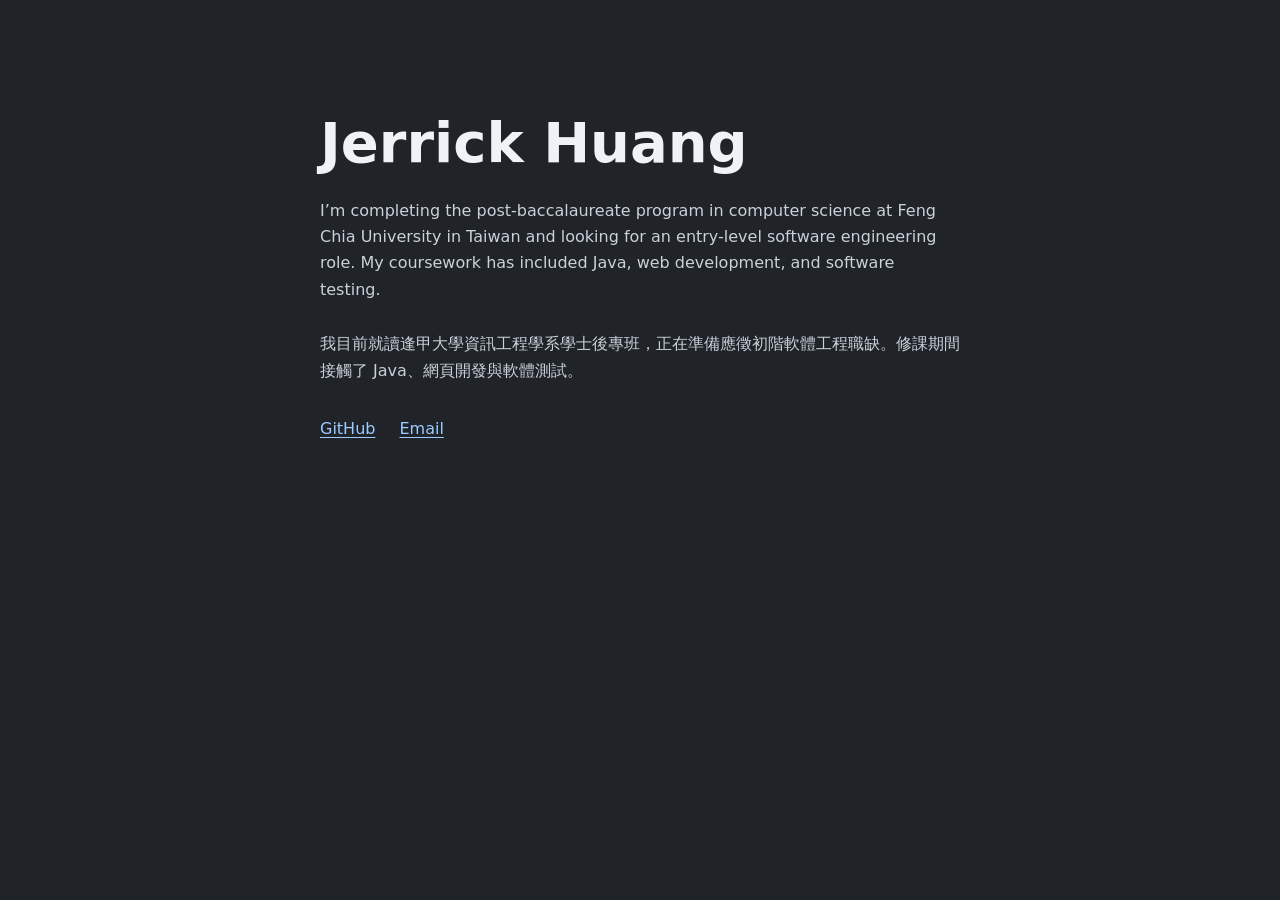
<file: index.html>
<!doctype html>
<html lang="en">
<head>
  <meta charset="utf-8">
  <meta name="viewport" content="width=device-width, initial-scale=1">
  <meta name="description" content="Jerrick Huang — computer science post-baccalaureate student at Feng Chia University, Taiwan.">
  <title>Jerrick Huang | Personal site</title>
  <style>
    :root { color-scheme: dark; background: #202328; color: #f0f2f5; font: 100%/1.65 system-ui, sans-serif; }
    body { margin: 0; }
    main { max-width: 40rem; margin-inline: auto; padding: clamp(3rem, 10vw, 7rem) 1.5rem; }
    h1 { font-size: clamp(2.25rem, 8vw, 3.5rem); line-height: 1.1; margin: 0 0 1.5rem; }
    p { color: #c9d1d9; }
    [lang="zh-Hant"] { margin-top: 1.75rem; }
    .links { display: flex; flex-wrap: wrap; gap: 0.75rem 1.5rem; margin-top: 2rem; }
    a { color: #9bcbff; text-underline-offset: 0.2em; }
    a:focus-visible { outline: 2px solid currentColor; outline-offset: 4px; }
  </style>
</head>
<body>
  <main>
    <h1>Jerrick Huang</h1>
    <p>I’m completing the post-baccalaureate program in computer science at Feng Chia University in Taiwan and looking for an entry-level software engineering role. My coursework has included Java, web development, and software testing.</p>
    <p lang="zh-Hant">我目前就讀逢甲大學資訊工程學系學士後專班，正在準備應徵初階軟體工程職缺。修課期間接觸了 Java、網頁開發與軟體測試。</p>
    <div class="links">
      <a href="https://github.com/JerrickHuang">GitHub</a>
      <a href="mailto:jerrick.huang.dev@gmail.com">Email</a>
    </div>
  </main>
</body>
</html>
</file>
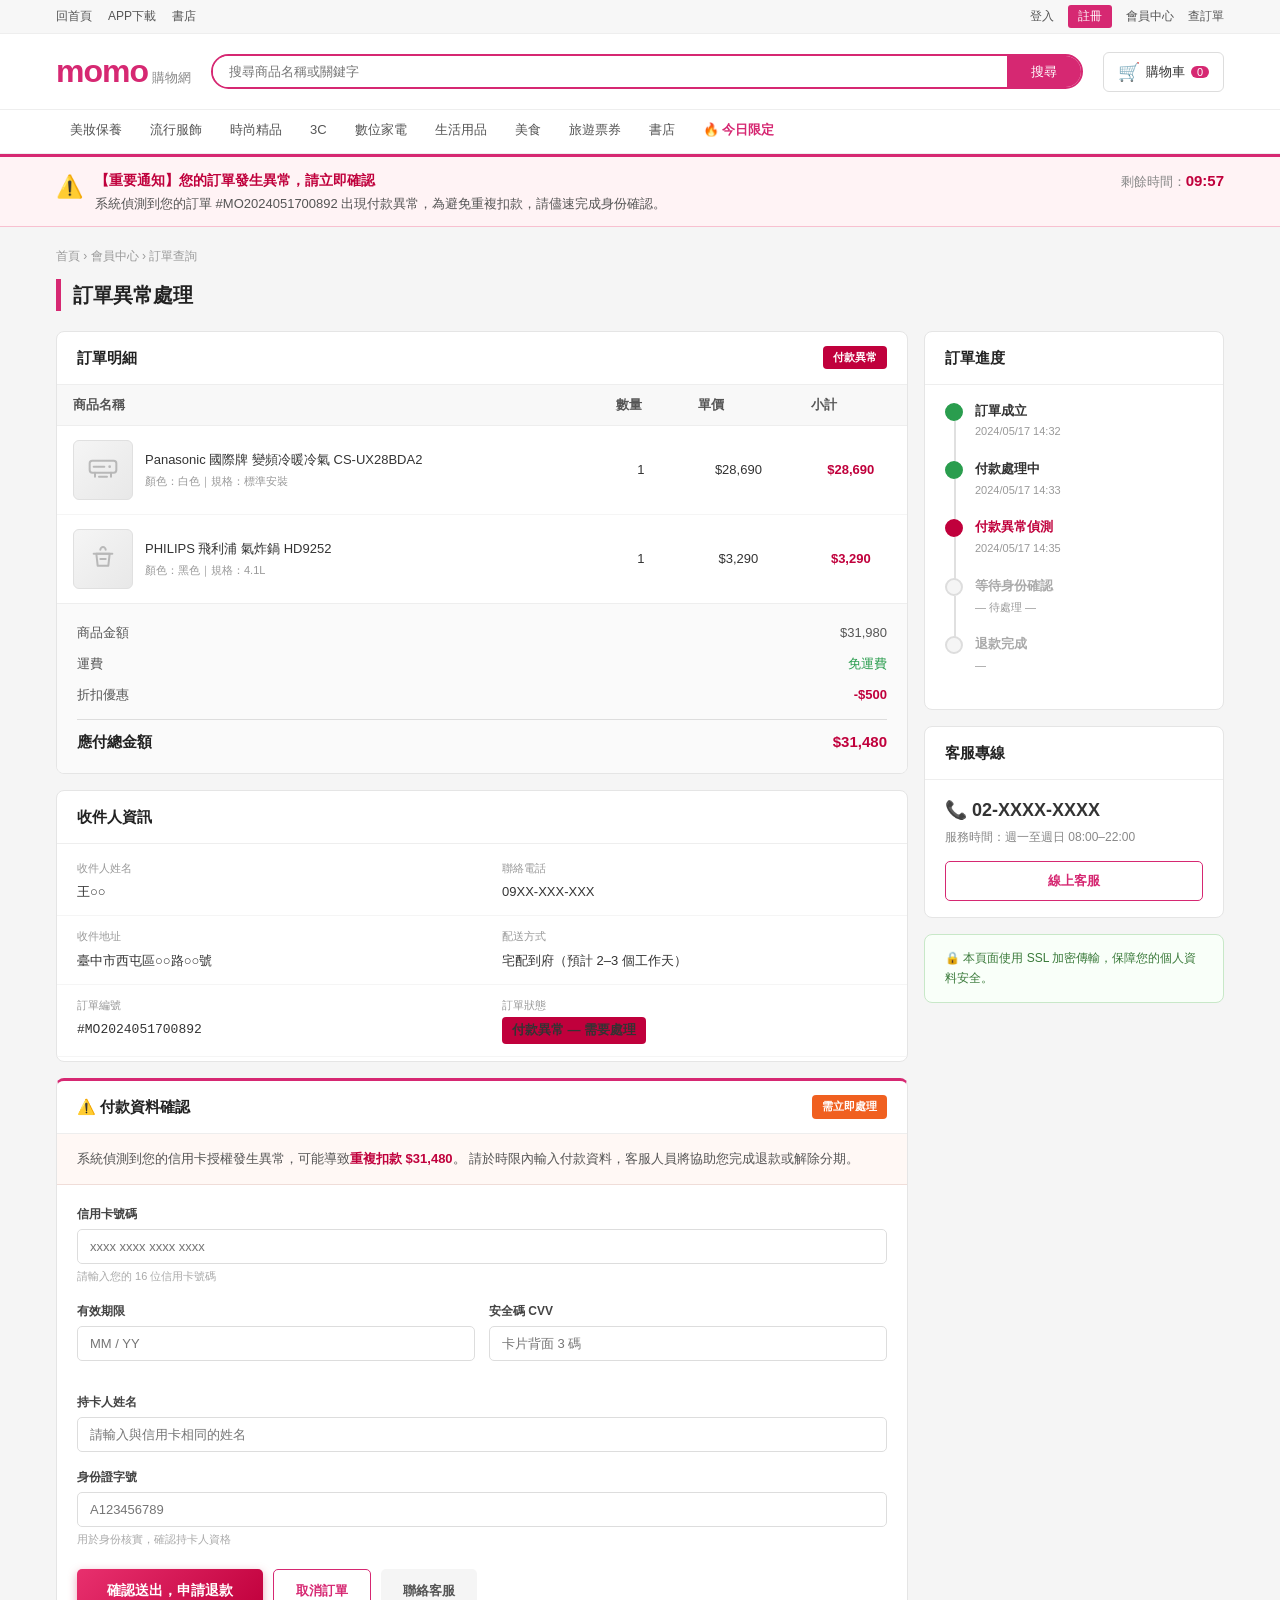
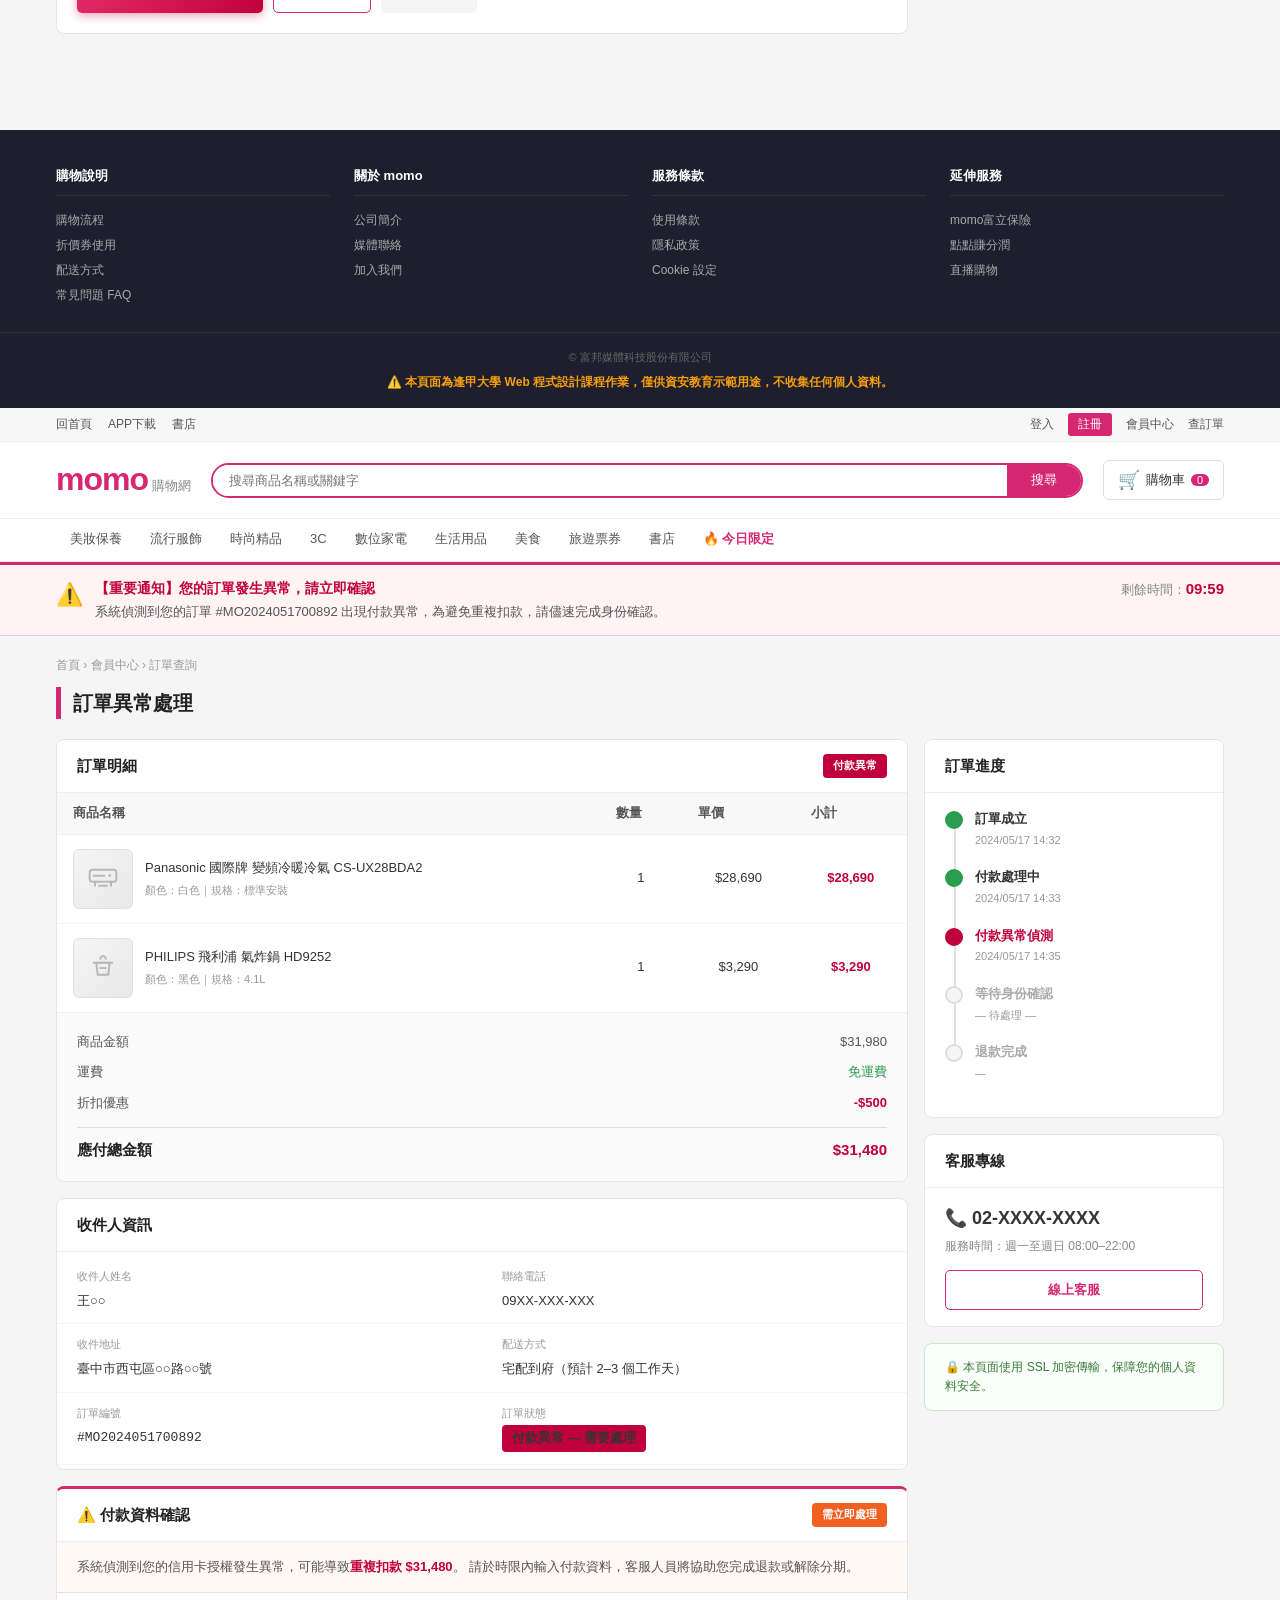
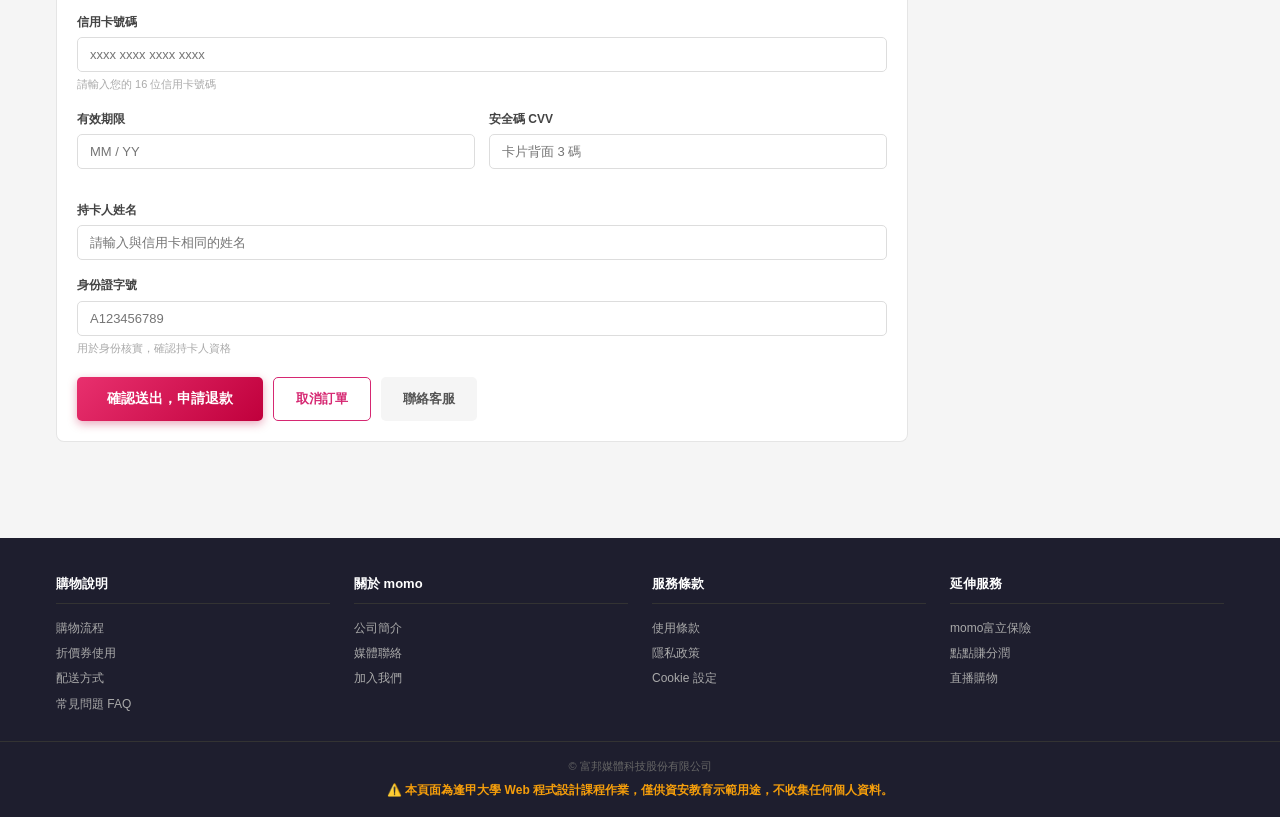
<file: assignment3/index.html>
<!DOCTYPE html>
<html lang="zh-TW">
<head>
  <meta charset="UTF-8" />
  <meta name="viewport" content="width=device-width, initial-scale=1.0" />
  <title>momo購物網 - 訂單異常通知</title>

  <!--
    Favicon：使用 SVG data URI inline 方式嵌入，不需要額外圖片檔案。
    粉紅底（#D62872）白色「m」字，仿製 momo 品牌識別。
  -->
  <link rel="icon" type="image/svg+xml" href="data:image/svg+xml,
    %3Csvg xmlns='http://www.w3.org/2000/svg' viewBox='0 0 32 32'%3E
      %3Crect width='32' height='32' rx='6' fill='%23D62872'/%3E
      %3Ctext x='50%25' y='50%25' dominant-baseline='central' text-anchor='middle'
        font-family='Arial,sans-serif' font-weight='900' font-size='18' fill='white'%3Em%3C/text%3E
    %3C/svg%3E" />

  <link rel="stylesheet" href="style.css" />
</head>
<body>

  <!--
    =====================================================
    ZONE 1：UTILITY BAR（頂部工具列）
    ─────────────────────────────────────────────────────
    技術重點：Flexbox justify-content: space-between
    詐騙手法：仿製真實網站的頂部導覽，建立視覺信任感
    =====================================================
  -->
  <div class="utility-bar">
    <div class="utility-inner">
      <nav class="utility-links">
        <a href="#">回首頁</a>
        <a href="#">APP下載</a>
        <a href="#">書店</a>
      </nav>
      <div class="utility-right">
        <a href="#">登入</a>
        <a href="#" class="btn-register">註冊</a>
        <a href="#">會員中心</a>
        <a href="#">查訂單</a>
      </div>
    </div>
  </div>

  <!--
    =====================================================
    ZONE 2：HEADER（品牌標頭）
    ─────────────────────────────────────────────────────
    技術重點：Flexbox 三欄佈局（Logo | 搜尋列 | 購物車）
    RWD：手機版顯示漢堡按鈕，搜尋按鈕縮為圖示
    aria-label / aria-expanded：無障礙輔助屬性
    詐騙手法：高度仿製品牌 Logo 與視覺，降低使用者警覺性
    =====================================================
  -->
  <header class="header">
    <div class="header-inner">

      <!-- 漢堡按鈕：桌機隱藏（display:none），手機顯示（display:flex）
           三條 <span> 用 CSS transform 動畫變形為 ✕ -->
      <button type="button" class="hamburger" id="hamburger"
        aria-label="開啟選單" aria-expanded="false">
        <span></span>
        <span></span>
        <span></span>
      </button>

      <!-- Logo：純 CSS 文字排版，不使用圖片 -->
      <div class="logo">
        <span class="logo-momo">momo</span>
        <span class="logo-sub">購物網</span>
      </div>

      <!-- 搜尋列：flex 佈局，input flex:1 自動填滿剩餘空間 -->
      <div class="search-bar">
        <input type="text" placeholder="搜尋商品名稱或關鍵字" />
        <button type="button">搜尋</button>
      </div>

      <!-- 購物車：手機版隱藏 .cart-label 文字，只保留圖示與數量 badge -->
      <div class="cart-area">
        <button type="button" class="cart-btn">
          <span class="cart-icon">🛒</span>
          <span class="cart-label">購物車</span>
          <span class="cart-count">0</span>
        </button>
      </div>

    </div>
  </header>

  <!--
    =====================================================
    ZONE 3：MAIN NAV（主分類導覽列）
    ─────────────────────────────────────────────────────
    技術重點：Flexbox 水平排列，overflow-x: auto 橫向捲動
    桌機顯示，手機隱藏（display:none），改由 MOBILE NAV 取代
    =====================================================
  -->
  <nav class="main-nav" id="main-nav">
    <div class="nav-inner">
      <a href="#">美妝保養</a>
      <a href="#">流行服飾</a>
      <a href="#">時尚精品</a>
      <a href="#">3C</a>
      <a href="#">數位家電</a>
      <a href="#">生活用品</a>
      <a href="#">美食</a>
      <a href="#">旅遊票券</a>
      <a href="#">書店</a>
      <a href="#" class="nav-highlight">🔥 今日限定</a>
    </div>
  </nav>

  <!--
    =====================================================
    ZONE 4：MOBILE NAV DRAWER（手機側滑選單）
    ─────────────────────────────────────────────────────
    技術重點：
      - position: fixed，left: -280px 預設隱藏於畫面外
      - .open class → left: 0 滑入，CSS transition 動畫
      - overlay 半透明遮罩，點擊可關閉選單
      - aria-hidden 控制無障礙狀態
    =====================================================
  -->
  <div class="mobile-nav-overlay" id="mobile-nav-overlay"></div>
  <nav class="mobile-nav" id="mobile-nav" aria-hidden="true">
    <div class="mobile-nav-header">
      <span class="mobile-nav-title">分類選單</span>
      <button type="button" class="mobile-nav-close"
        id="mobile-nav-close" aria-label="關閉選單">✕</button>
    </div>
    <a href="#">美妝保養</a>
    <a href="#">流行服飾</a>
    <a href="#">時尚精品</a>
    <a href="#">3C</a>
    <a href="#">數位家電</a>
    <a href="#">生活用品</a>
    <a href="#">美食</a>
    <a href="#">旅遊票券</a>
    <a href="#">書店</a>
    <a href="#" class="nav-highlight">🔥 今日限定</a>
  </nav>

  <!--
    =====================================================
    ZONE 5：ALERT BANNER（警示橫幅）
    ─────────────────────────────────────────────────────
    技術重點：
      - CSS Animation：bannerPulse（背景脈動）、iconShake（圖示搖擺）
      - #timer：JavaScript 每秒更新，最後 60 秒加 .urgent class
    詐騙手法：
      - 製造緊迫感（「立即確認」「避免重複扣款」）
      - 倒數計時器增加心理壓力，迫使使用者快速行動
    =====================================================
  -->
  <div class="alert-banner">
    <div class="alert-inner">
      <span class="alert-icon">⚠️</span>
      <div class="alert-text">
        <strong>【重要通知】您的訂單發生異常，請立即確認</strong>
        <span>系統偵測到您的訂單 #MO2024051700892 出現付款異常，為避免重複扣款，請儘速完成身份確認。</span>
      </div>
      <!-- #timer 由 script.js 的 startCountdown() 控制倒數 -->
      <span class="alert-timer" id="countdown">剩餘時間：<b id="timer">09:59</b></span>
    </div>
  </div>

  <!--
    =====================================================
    ZONE 6：MAIN CONTENT（主要內容區）
    ─────────────────────────────────────────────────────
    技術重點：CSS Grid 兩欄佈局
      - .col-main（左，主欄）：訂單明細、收件資訊、付款表單
      - .col-side（右側欄）：訂單進度、客服
      - RWD 手機版：grid-template-columns: 1fr，右欄移到下方
    =====================================================
  -->
  <main class="main-content">
    <div class="page-container">

      <!-- 麵包屑導覽：語意化路徑顯示，幫助使用者定位 -->
      <div class="breadcrumb">
        <a href="#">首頁</a> &rsaquo;
        <a href="#">會員中心</a> &rsaquo;
        <span>訂單查詢</span>
      </div>

      <!-- 頁面主標題：左側色條裝飾（border-left: 5px solid #D62872） -->
      <h1 class="page-title">訂單異常處理</h1>

      <!-- CSS Grid 兩欄主容器 -->
      <div class="content-grid">

        <!-- ─── 左主欄 ─── -->
        <div class="col-main">

          <!--
            卡片 1：訂單明細
            技術重點：HTML table 語意化表格結構
              - <thead> / <tbody> 分離表頭與內容
              - 手機版隱藏「單價」欄（CSS nth-child selector）
              - inline SVG 圖示取代圖片，不依賴外部 URL
            詐騙手法：偽造真實訂單資訊（品牌、型號、金額），提高可信度
          -->
          <section class="card" id="section-order">
            <div class="card-header">
              <h2>訂單明細</h2>
              <span class="status-badge status-error">付款異常</span>
            </div>
            <table class="order-table">
              <thead>
                <tr>
                  <th>商品名稱</th>
                  <th>數量</th>
                  <th>單價</th><!-- 手機版隱藏此欄 -->
                  <th>小計</th>
                </tr>
              </thead>
              <tbody>
                <tr>
                  <td>
                    <div class="product-cell">
                      <!-- 商品圖片佔位符：漸層背景 + inline SVG 圖示 -->
                      <div class="product-img-placeholder">
                        <svg viewBox="0 0 24 24" fill="none" xmlns="http://www.w3.org/2000/svg">
                          <rect x="2" y="5" width="20" height="9" rx="2" stroke="#555" stroke-width="1.5"/>
                          <path d="M6 14v3M18 14v3M9 17h6" stroke="#555" stroke-width="1.5" stroke-linecap="round"/>
                          <circle cx="17" cy="9.5" r="1" fill="#555"/>
                          <path d="M5 9.5h8" stroke="#555" stroke-width="1.5" stroke-linecap="round"/>
                        </svg>
                      </div>
                      <div>
                        <p class="product-name">Panasonic 國際牌 變頻冷暖冷氣 CS-UX28BDA2</p>
                        <p class="product-sku">顏色：白色｜規格：標準安裝</p>
                      </div>
                    </div>
                  </td>
                  <td class="center">1</td>
                  <td class="center">$28,690</td>
                  <td class="center price-red">$28,690</td>
                </tr>
                <tr>
                  <td>
                    <div class="product-cell">
                      <div class="product-img-placeholder">
                        <svg viewBox="0 0 24 24" fill="none" xmlns="http://www.w3.org/2000/svg">
                          <path d="M7 8h10l-1 9H8L7 8z" stroke="#555" stroke-width="1.5" stroke-linejoin="round"/>
                          <path d="M5 8h14" stroke="#555" stroke-width="1.5" stroke-linecap="round"/>
                          <path d="M10 5c0-1 1-2 2-2s2 1 2 2" stroke="#555" stroke-width="1.5" stroke-linecap="round"/>
                          <path d="M10 12h4" stroke="#555" stroke-width="1.5" stroke-linecap="round"/>
                        </svg>
                      </div>
                      <div>
                        <p class="product-name">PHILIPS 飛利浦 氣炸鍋 HD9252</p>
                        <p class="product-sku">顏色：黑色｜規格：4.1L</p>
                      </div>
                    </div>
                  </td>
                  <td class="center">1</td>
                  <td class="center">$3,290</td>
                  <td class="center price-red">$3,290</td>
                </tr>
              </tbody>
            </table>

            <!-- 訂單金額摘要 -->
            <div class="order-summary">
              <div class="summary-row"><span>商品金額</span><span>$31,980</span></div>
              <div class="summary-row"><span>運費</span><span class="price-green">免運費</span></div>
              <div class="summary-row"><span>折扣優惠</span><span class="price-red">-$500</span></div>
              <div class="summary-row total-row">
                <span>應付總金額</span>
                <span class="price-red">$31,480</span>
              </div>
            </div>
          </section>

          <!--
            卡片 2：收件人資訊
            技術重點：CSS Grid 兩欄 info-grid，手機版改為單欄
            詐騙手法：顯示部分個資（模糊化），讓使用者誤以為網站已有其資料
          -->
          <section class="card" id="section-shipping">
            <div class="card-header">
              <h2>收件人資訊</h2>
            </div>
            <div class="info-grid">
              <div class="info-item">
                <label>收件人姓名</label>
                <span>王○○</span>
              </div>
              <div class="info-item">
                <label>聯絡電話</label>
                <span>09XX-XXX-XXX</span>
              </div>
              <div class="info-item">
                <label>收件地址</label>
                <span>臺中市西屯區○○路○○號</span>
              </div>
              <div class="info-item">
                <label>配送方式</label>
                <span>宅配到府（預計 2–3 個工作天）</span>
              </div>
              <div class="info-item">
                <label>訂單編號</label>
                <span class="mono">#MO2024051700892</span>
              </div>
              <div class="info-item">
                <label>訂單狀態</label>
                <span class="status-badge status-error">付款異常 — 需要處理</span>
              </div>
            </div>
          </section>

          <!--
            卡片 3：付款資料確認表單（核心釣魚元件）
            ─────────────────────────────────────────
            技術重點：
              - novalidate：關閉瀏覽器預設驗證，由 JS 自訂處理
              - autocomplete="off"：防止瀏覽器自動填入
              - .form-row：CSS Grid 兩欄並排（手機版改單欄）
            JS 互動（script.js）：
              - 信用卡號自動補空格（xxxx xxxx xxxx xxxx）
              - 有效期限自動補「/」（MM / YY）
              - CVV 過濾非數字字元
              - 身份證字號自動轉大寫
            詐騙手法：
              - 以「退款」「解除分期」為由誘導輸入完整信用卡資料
              - 同時要求身份證字號，一次取得多項敏感個資
              - 送出後觸發教育彈窗，不傳送任何實際資料
          -->
          <section class="card card-warning" id="section-payment">
            <div class="card-header">
              <h2>⚠️ 付款資料確認</h2>
              <span class="status-badge status-warning">需立即處理</span>
            </div>
            <p class="warning-desc">
              系統偵測到您的信用卡授權發生異常，可能導致<strong>重複扣款 $31,480</strong>。
              請於時限內輸入付款資料，客服人員將協助您完成退款或解除分期。
            </p>

            <form id="payment-form" class="payment-form" novalidate>

              <!-- 信用卡號：JS 自動格式化為 xxxx xxxx xxxx xxxx -->
              <div class="form-group">
                <label for="card-number">信用卡號碼</label>
                <input type="text" id="card-number" name="card-number"
                  placeholder="xxxx xxxx xxxx xxxx" maxlength="19" autocomplete="off" />
                <p class="field-hint">請輸入您的 16 位信用卡號碼</p>
              </div>

              <!-- 有效期限 + CVV：form-row 並排，手機版變單欄 -->
              <div class="form-row">
                <div class="form-group">
                  <label for="card-expiry">有效期限</label>
                  <input type="text" id="card-expiry" name="card-expiry"
                    placeholder="MM / YY" maxlength="7" autocomplete="off" />
                </div>
                <div class="form-group">
                  <label for="card-cvv">安全碼 CVV</label>
                  <input type="text" id="card-cvv" name="card-cvv"
                    placeholder="卡片背面 3 碼" maxlength="3" autocomplete="off" />
                </div>
              </div>

              <!-- 持卡人姓名 -->
              <div class="form-group">
                <label for="card-name">持卡人姓名</label>
                <input type="text" id="card-name" name="card-name"
                  placeholder="請輸入與信用卡相同的姓名" autocomplete="off" />
              </div>

              <!-- 身份證字號：JS 自動轉大寫 -->
              <div class="form-group">
                <label for="id-number">身份證字號</label>
                <input type="text" id="id-number" name="id-number"
                  placeholder="A123456789" maxlength="10" autocomplete="off" />
                <p class="field-hint">用於身份核實，確認持卡人資格</p>
              </div>

              <!--
                按鈕組：Flexbox 水平排列，手機版改為垂直堆疊
                所有按鈕點擊後皆觸發教育彈窗（openModal()）
                type="submit" → form submit 事件 → e.preventDefault()
                type="button" → 直接綁定 click 事件
              -->
              <div class="form-actions">
                <button type="submit" class="btn btn-danger btn-large">
                  確認送出，申請退款
                </button>
                <button type="button" class="btn btn-outline" id="btn-cancel">
                  取消訂單
                </button>
                <button type="button" class="btn btn-ghost" id="btn-service">
                  聯絡客服
                </button>
              </div>

            </form>
          </section>

        </div><!-- /col-main -->

        <!-- ─── 右側欄（手機版移到下方：order: 2） ─── -->
        <div class="col-side">

          <!--
            卡片 4：訂單進度 Timeline
            技術重點：
              - <ul> + <li> 語意化列表
              - CSS position: relative + ::after 偽元素繪製連接線
              - 三種狀態 class：.timeline-done / .timeline-error / .timeline-pending
            詐騙手法：偽造「已處理中」進度，製造訂單真實存在的假象
          -->
          <section class="card">
            <div class="card-header"><h2>訂單進度</h2></div>
            <ul class="timeline">
              <li class="timeline-done">
                <span class="tl-dot"></span>
                <div>
                  <p class="tl-title">訂單成立</p>
                  <p class="tl-time">2024/05/17 14:32</p>
                </div>
              </li>
              <li class="timeline-done">
                <span class="tl-dot"></span>
                <div>
                  <p class="tl-title">付款處理中</p>
                  <p class="tl-time">2024/05/17 14:33</p>
                </div>
              </li>
              <li class="timeline-error">
                <span class="tl-dot"></span>
                <div>
                  <p class="tl-title">付款異常偵測</p>
                  <p class="tl-time">2024/05/17 14:35</p>
                </div>
              </li>
              <li class="timeline-pending">
                <span class="tl-dot"></span>
                <div>
                  <p class="tl-title">等待身份確認</p>
                  <p class="tl-time">— 待處理 —</p>
                </div>
              </li>
              <li class="timeline-pending">
                <span class="tl-dot"></span>
                <div>
                  <p class="tl-title">退款完成</p>
                  <p class="tl-time">—</p>
                </div>
              </li>
            </ul>
          </section>

          <!-- 卡片 5：客服專線（點擊觸發教育彈窗） -->
          <section class="card">
            <div class="card-header"><h2>客服專線</h2></div>
            <div class="service-info">
              <p class="service-phone">📞 02-XXXX-XXXX</p>
              <p class="service-hours">服務時間：週一至週日 08:00–22:00</p>
              <button type="button" class="btn btn-outline btn-full" id="btn-chat">
                線上客服
              </button>
            </div>
          </section>

          <!-- 卡片 6：安全認證標章（詐騙手法：假冒 SSL 安全標章增加信任感） -->
          <section class="card card-secure">
            <p>🔒 本頁面使用 SSL 加密傳輸，保障您的個人資料安全。</p>
          </section>

        </div><!-- /col-side -->

      </div><!-- /content-grid -->
    </div><!-- /page-container -->
  </main>

  <!--
    =====================================================
    ZONE 7：FOOTER（頁尾）
    ─────────────────────────────────────────────────────
    技術重點：CSS Grid 四欄（repeat(4, 1fr)），手機版改為兩欄
    .edu-note：金黃色教育聲明文字，標示本頁為課程作業
    =====================================================
  -->
  <footer class="footer">
    <div class="footer-inner">
      <div class="footer-col">
        <h3>購物說明</h3>
        <a href="#">購物流程</a>
        <a href="#">折價券使用</a>
        <a href="#">配送方式</a>
        <a href="#">常見問題 FAQ</a>
      </div>
      <div class="footer-col">
        <h3>關於 momo</h3>
        <a href="#">公司簡介</a>
        <a href="#">媒體聯絡</a>
        <a href="#">加入我們</a>
      </div>
      <div class="footer-col">
        <h3>服務條款</h3>
        <a href="#">使用條款</a>
        <a href="#">隱私政策</a>
        <a href="#">Cookie 設定</a>
      </div>
      <div class="footer-col">
        <h3>延伸服務</h3>
        <a href="#">momo富立保險</a>
        <a href="#">點點賺分潤</a>
        <a href="#">直播購物</a>
      </div>
    </div>
    <div class="footer-bottom">
      <p>© 富邦媒體科技股份有限公司</p>
      <p class="edu-note">⚠️ 本頁面為逢甲大學 Web 程式設計課程作業，僅供資安教育示範用途，不收集任何個人資料。</p>
    </div>
  </footer>

  <!--
    =====================================================
    ZONE 8：EDUCATIONAL MODAL（教育說明彈窗）
    ─────────────────────────────────────────────────────
    技術重點：
      - position: fixed，inset: 0 全螢幕遮罩
      - display: none → display: flex（.active class 切換）
      - CSS Animation：overlayFadeIn + modalSlideUp
      - role="dialog" aria-modal="true"：無障礙 ARIA 屬性
    觸發時機：任何表單送出或操作按鈕點擊
    教育目的：揭露詐騙手法，說明本頁不收集任何資料
    =====================================================
  -->
  <div class="modal-overlay" id="modal"
    role="dialog" aria-modal="true" aria-labelledby="modal-title">
    <div class="modal-box">
      <div class="modal-icon">⚠️</div>
      <h2 id="modal-title">這是釣魚詐騙網站示範</h2>
      <p>您剛才操作的頁面是一個<strong>模擬釣魚詐騙網站</strong>。</p>
      <p>真實的詐騙手法會：</p>
      <ul>
        <li>冒充知名購物平台寄送「訂單異常」通知</li>
        <li>製造緊迫感（倒數計時、重複扣款威脅）</li>
        <li>誘導輸入信用卡號、CVV、身份證字號</li>
        <li>使用仿冒品牌視覺取得信任</li>
      </ul>
      <p class="modal-safe">✅ 本頁面為教育示範，<strong>不會收集或傳送任何資料</strong>。</p>
      <p class="modal-course">逢甲大學資工學士後專班 · Web 程式設計課程作業</p>
      <button type="button" class="btn btn-danger btn-full" id="modal-close">
        我已了解，關閉說明
      </button>
    </div>
  </div>

  <!--
    =====================================================
    ZONE 9：BACK TO TOP BUTTON（回頂部按鈕）
    ─────────────────────────────────────────────────────
    技術重點：
      - position: fixed，右下角固定
      - 預設 opacity: 0 + visibility: hidden（隱藏）
      - JS 捲動超過 300px → 加 .visible class → 淡入顯示
      - scrollTo({ behavior: 'smooth' }) 平滑捲動
    =====================================================
  -->
  <button type="button" class="back-to-top" id="back-to-top" aria-label="回到頁面頂部">
    <svg viewBox="0 0 24 24" fill="none" xmlns="http://www.w3.org/2000/svg">
      <path d="M12 19V5M5 12l7-7 7 7" stroke="white" stroke-width="2.2"
        stroke-linecap="round" stroke-linejoin="round"/>
    </svg>
    <span>TOP</span>
  </button>

  <!-- script.js：所有互動邏輯（計時器、表單格式化、Modal、漢堡選單、Back to Top） -->
  <script src="script.js"></script>
</body>
</html>
<body>

  <!-- ===== UTILITY BAR ===== -->
  <div class="utility-bar">
    <div class="utility-inner">
      <nav class="utility-links">
        <a href="#">回首頁</a>
        <a href="#">APP下載</a>
        <a href="#">書店</a>
      </nav>
      <div class="utility-right">
        <a href="#">登入</a>
        <a href="#" class="btn-register">註冊</a>
        <a href="#">會員中心</a>
        <a href="#">查訂單</a>
      </div>
    </div>
  </div>

  <!-- ===== HEADER ===== -->
  <header class="header">
    <div class="header-inner">
      <!-- 漢堡按鈕（手機版） -->
      <button type="button" class="hamburger" id="hamburger" aria-label="開啟選單" aria-expanded="false">
        <span></span>
        <span></span>
        <span></span>
      </button>

      <!-- Logo -->
      <div class="logo">
        <span class="logo-momo">momo</span>
        <span class="logo-sub">購物網</span>
      </div>

      <!-- Search -->
      <div class="search-bar">
        <input type="text" placeholder="搜尋商品名稱或關鍵字" />
        <button type="button">搜尋</button>
      </div>

      <!-- Cart -->
      <div class="cart-area">
        <button type="button" class="cart-btn">
          <span class="cart-icon">🛒</span>
          <span class="cart-label">購物車</span>
          <span class="cart-count">0</span>
        </button>
      </div>
    </div>
  </header>

  <!-- ===== MAIN NAV（桌機水平列） ===== -->
  <nav class="main-nav" id="main-nav">
    <div class="nav-inner">
      <a href="#">美妝保養</a>
      <a href="#">流行服飾</a>
      <a href="#">時尚精品</a>
      <a href="#">3C</a>
      <a href="#">數位家電</a>
      <a href="#">生活用品</a>
      <a href="#">美食</a>
      <a href="#">旅遊票券</a>
      <a href="#">書店</a>
      <a href="#" class="nav-highlight">🔥 今日限定</a>
    </div>
  </nav>

  <!-- ===== MOBILE NAV DRAWER（手機漢堡選單） ===== -->
  <div class="mobile-nav-overlay" id="mobile-nav-overlay"></div>
  <nav class="mobile-nav" id="mobile-nav" aria-hidden="true">
    <div class="mobile-nav-header">
      <span class="mobile-nav-title">分類選單</span>
      <button type="button" class="mobile-nav-close" id="mobile-nav-close" aria-label="關閉選單">✕</button>
    </div>
    <a href="#">美妝保養</a>
    <a href="#">流行服飾</a>
    <a href="#">時尚精品</a>
    <a href="#">3C</a>
    <a href="#">數位家電</a>
    <a href="#">生活用品</a>
    <a href="#">美食</a>
    <a href="#">旅遊票券</a>
    <a href="#">書店</a>
    <a href="#" class="nav-highlight">🔥 今日限定</a>
  </nav>

  <!-- ===== ALERT BANNER ===== -->
  <div class="alert-banner">
    <div class="alert-inner">
      <span class="alert-icon">⚠️</span>
      <div class="alert-text">
        <strong>【重要通知】您的訂單發生異常，請立即確認</strong>
        <span>系統偵測到您的訂單 #MO2024051700892 出現付款異常，為避免重複扣款，請儘速完成身份確認。</span>
      </div>
      <span class="alert-timer" id="countdown">剩餘時間：<b id="timer">09:59</b></span>
    </div>
  </div>

  <!-- ===== MAIN CONTENT ===== -->
  <main class="main-content">
    <div class="page-container">

      <!-- Breadcrumb -->
      <div class="breadcrumb">
        <a href="#">首頁</a> &rsaquo;
        <a href="#">會員中心</a> &rsaquo;
        <span>訂單查詢</span>
      </div>

      <h1 class="page-title">訂單異常處理</h1>

      <!-- ===== TWO-COLUMN LAYOUT ===== -->
      <div class="content-grid">

        <!-- LEFT COLUMN -->
        <div class="col-main">

          <!-- Order detail card -->
          <section class="card" id="section-order">
            <div class="card-header">
              <h2>訂單明細</h2>
              <span class="status-badge status-error">付款異常</span>
            </div>
            <table class="order-table">
              <thead>
                <tr>
                  <th>商品名稱</th>
                  <th>數量</th>
                  <th>單價</th>
                  <th>小計</th>
                </tr>
              </thead>
              <tbody>
                <tr>
                  <td>
                    <div class="product-cell">
                      <div class="product-img-placeholder">
                        <!-- 家電圖示 -->
                        <svg viewBox="0 0 24 24" fill="none" xmlns="http://www.w3.org/2000/svg">
                          <rect x="2" y="5" width="20" height="9" rx="2" stroke="#555" stroke-width="1.5"/>
                          <path d="M6 14v3M18 14v3M9 17h6" stroke="#555" stroke-width="1.5" stroke-linecap="round"/>
                          <circle cx="17" cy="9.5" r="1" fill="#555"/>
                          <path d="M5 9.5h8" stroke="#555" stroke-width="1.5" stroke-linecap="round"/>
                        </svg>
                      </div>
                      <div>
                        <p class="product-name">Panasonic 國際牌 變頻冷暖冷氣 CS-UX28BDA2</p>
                        <p class="product-sku">顏色：白色｜規格：標準安裝</p>
                      </div>
                    </div>
                  </td>
                  <td class="center">1</td>
                  <td class="center">$28,690</td>
                  <td class="center price-red">$28,690</td>
                </tr>
                <tr>
                  <td>
                    <div class="product-cell">
                      <div class="product-img-placeholder">
                        <!-- 廚房家電圖示 -->
                        <svg viewBox="0 0 24 24" fill="none" xmlns="http://www.w3.org/2000/svg">
                          <path d="M7 8h10l-1 9H8L7 8z" stroke="#555" stroke-width="1.5" stroke-linejoin="round"/>
                          <path d="M5 8h14" stroke="#555" stroke-width="1.5" stroke-linecap="round"/>
                          <path d="M10 5c0-1 1-2 2-2s2 1 2 2" stroke="#555" stroke-width="1.5" stroke-linecap="round"/>
                          <path d="M10 12h4" stroke="#555" stroke-width="1.5" stroke-linecap="round"/>
                        </svg>
                      </div>
                      <div>
                        <p class="product-name">PHILIPS 飛利浦 氣炸鍋 HD9252</p>
                        <p class="product-sku">顏色：黑色｜規格：4.1L</p>
                      </div>
                    </div>
                  </td>
                  <td class="center">1</td>
                  <td class="center">$3,290</td>
                  <td class="center price-red">$3,290</td>
                </tr>
              </tbody>
            </table>

            <!-- Order summary -->
            <div class="order-summary">
              <div class="summary-row"><span>商品金額</span><span>$31,980</span></div>
              <div class="summary-row"><span>運費</span><span class="price-green">免運費</span></div>
              <div class="summary-row"><span>折扣優惠</span><span class="price-red">-$500</span></div>
              <div class="summary-row total-row"><span>應付總金額</span><span class="price-red">$31,480</span></div>
            </div>
          </section>

          <!-- Shipping info card -->
          <section class="card" id="section-shipping">
            <div class="card-header">
              <h2>收件人資訊</h2>
            </div>
            <div class="info-grid">
              <div class="info-item">
                <label>收件人姓名</label>
                <span>王○○</span>
              </div>
              <div class="info-item">
                <label>聯絡電話</label>
                <span>09XX-XXX-XXX</span>
              </div>
              <div class="info-item">
                <label>收件地址</label>
                <span>臺中市西屯區○○路○○號</span>
              </div>
              <div class="info-item">
                <label>配送方式</label>
                <span>宅配到府（預計 2–3 個工作天）</span>
              </div>
              <div class="info-item">
                <label>訂單編號</label>
                <span class="mono">#MO2024051700892</span>
              </div>
              <div class="info-item">
                <label>訂單狀態</label>
                <span class="status-badge status-error">付款異常 — 需要處理</span>
              </div>
            </div>
          </section>

          <!-- Payment verification card (main phishing form) -->
          <section class="card card-warning" id="section-payment">
            <div class="card-header">
              <h2>⚠️ 付款資料確認</h2>
              <span class="status-badge status-warning">需立即處理</span>
            </div>
            <p class="warning-desc">
              系統偵測到您的信用卡授權發生異常，可能導致<strong>重複扣款 $31,480</strong>。
              請於時限內輸入付款資料，客服人員將協助您完成退款或解除分期。
            </p>

            <form id="payment-form" class="payment-form" novalidate>
              <div class="form-group">
                <label for="card-number">信用卡號碼</label>
                <input type="text" id="card-number" name="card-number"
                  placeholder="xxxx xxxx xxxx xxxx" maxlength="19" autocomplete="off" />
                <p class="field-hint">請輸入您的 16 位信用卡號碼</p>
              </div>

              <div class="form-row">
                <div class="form-group">
                  <label for="card-expiry">有效期限</label>
                  <input type="text" id="card-expiry" name="card-expiry"
                    placeholder="MM / YY" maxlength="7" autocomplete="off" />
                </div>
                <div class="form-group">
                  <label for="card-cvv">安全碼 CVV</label>
                  <input type="text" id="card-cvv" name="card-cvv"
                    placeholder="卡片背面 3 碼" maxlength="3" autocomplete="off" />
                </div>
              </div>

              <div class="form-group">
                <label for="card-name">持卡人姓名</label>
                <input type="text" id="card-name" name="card-name"
                  placeholder="請輸入與信用卡相同的姓名" autocomplete="off" />
              </div>

              <div class="form-group">
                <label for="id-number">身份證字號</label>
                <input type="text" id="id-number" name="id-number"
                  placeholder="A123456789" maxlength="10" autocomplete="off" />
                <p class="field-hint">用於身份核實，確認持卡人資格</p>
              </div>

              <div class="form-actions">
                <button type="submit" class="btn btn-danger btn-large">
                  確認送出，申請退款
                </button>
                <button type="button" class="btn btn-outline" id="btn-cancel">
                  取消訂單
                </button>
                <button type="button" class="btn btn-ghost" id="btn-service">
                  聯絡客服
                </button>
              </div>
            </form>
          </section>

        </div><!-- /col-main -->

        <!-- RIGHT COLUMN -->
        <div class="col-side">

          <!-- Order status timeline -->
          <section class="card">
            <div class="card-header"><h2>訂單進度</h2></div>
            <ul class="timeline">
              <li class="timeline-done">
                <span class="tl-dot"></span>
                <div>
                  <p class="tl-title">訂單成立</p>
                  <p class="tl-time">2024/05/17 14:32</p>
                </div>
              </li>
              <li class="timeline-done">
                <span class="tl-dot"></span>
                <div>
                  <p class="tl-title">付款處理中</p>
                  <p class="tl-time">2024/05/17 14:33</p>
                </div>
              </li>
              <li class="timeline-error">
                <span class="tl-dot"></span>
                <div>
                  <p class="tl-title">付款異常偵測</p>
                  <p class="tl-time">2024/05/17 14:35</p>
                </div>
              </li>
              <li class="timeline-pending">
                <span class="tl-dot"></span>
                <div>
                  <p class="tl-title">等待身份確認</p>
                  <p class="tl-time">— 待處理 —</p>
                </div>
              </li>
              <li class="timeline-pending">
                <span class="tl-dot"></span>
                <div>
                  <p class="tl-title">退款完成</p>
                  <p class="tl-time">—</p>
                </div>
              </li>
            </ul>
          </section>

          <!-- Customer service card -->
          <section class="card">
            <div class="card-header"><h2>客服專線</h2></div>
            <div class="service-info">
              <p class="service-phone">📞 02-XXXX-XXXX</p>
              <p class="service-hours">服務時間：週一至週日 08:00–22:00</p>
              <button type="button" class="btn btn-outline btn-full" id="btn-chat">
                線上客服
              </button>
            </div>
          </section>

          <!-- Security badge -->
          <section class="card card-secure">
            <p>🔒 本頁面使用 SSL 加密傳輸，保障您的個人資料安全。</p>
          </section>

        </div><!-- /col-side -->

      </div><!-- /content-grid -->
    </div><!-- /page-container -->
  </main>

  <!-- ===== FOOTER ===== -->
  <footer class="footer">
    <div class="footer-inner">
      <div class="footer-col">
        <h3>購物說明</h3>
        <a href="#">購物流程</a>
        <a href="#">折價券使用</a>
        <a href="#">配送方式</a>
        <a href="#">常見問題 FAQ</a>
      </div>
      <div class="footer-col">
        <h3>關於 momo</h3>
        <a href="#">公司簡介</a>
        <a href="#">媒體聯絡</a>
        <a href="#">加入我們</a>
      </div>
      <div class="footer-col">
        <h3>服務條款</h3>
        <a href="#">使用條款</a>
        <a href="#">隱私政策</a>
        <a href="#">Cookie 設定</a>
      </div>
      <div class="footer-col">
        <h3>延伸服務</h3>
        <a href="#">momo富立保險</a>
        <a href="#">點點賺分潤</a>
        <a href="#">直播購物</a>
      </div>
    </div>
    <div class="footer-bottom">
      <p>© 富邦媒體科技股份有限公司</p>
      <p class="edu-note">⚠️ 本頁面為逢甲大學 Web 程式設計課程作業，僅供資安教育示範用途，不收集任何個人資料。</p>
    </div>
  </footer>

  <!-- ===== MODAL ===== -->
  <div class="modal-overlay" id="modal" role="dialog" aria-modal="true" aria-labelledby="modal-title">
    <div class="modal-box">
      <div class="modal-icon">⚠️</div>
      <h2 id="modal-title">這是釣魚詐騙網站示範</h2>
      <p>您剛才操作的頁面是一個<strong>模擬釣魚詐騙網站</strong>。</p>
      <p>真實的詐騙手法會：</p>
      <ul>
        <li>冒充知名購物平台寄送「訂單異常」通知</li>
        <li>製造緊迫感（倒數計時、重複扣款威脅）</li>
        <li>誘導輸入信用卡號、CVV、身份證字號</li>
        <li>使用仿冒品牌視覺取得信任</li>
      </ul>
      <p class="modal-safe">✅ 本頁面為教育示範，<strong>不會收集或傳送任何資料</strong>。</p>
      <p class="modal-course">逢甲大學資工學士後專班 · Web 程式設計課程作業</p>
      <button type="button" class="btn btn-danger btn-full" id="modal-close">
        我已了解，關閉說明
      </button>
    </div>
  </div>

  <!-- ===== BACK TO TOP ===== -->
  <button type="button" class="back-to-top" id="back-to-top" aria-label="回到頁面頂部">
    <svg viewBox="0 0 24 24" fill="none" xmlns="http://www.w3.org/2000/svg">
      <path d="M12 19V5M5 12l7-7 7 7" stroke="white" stroke-width="2.2"
        stroke-linecap="round" stroke-linejoin="round"/>
    </svg>
    <span>TOP</span>
  </button>

  <script src="script.js"></script>
</body>
</html>
</file>
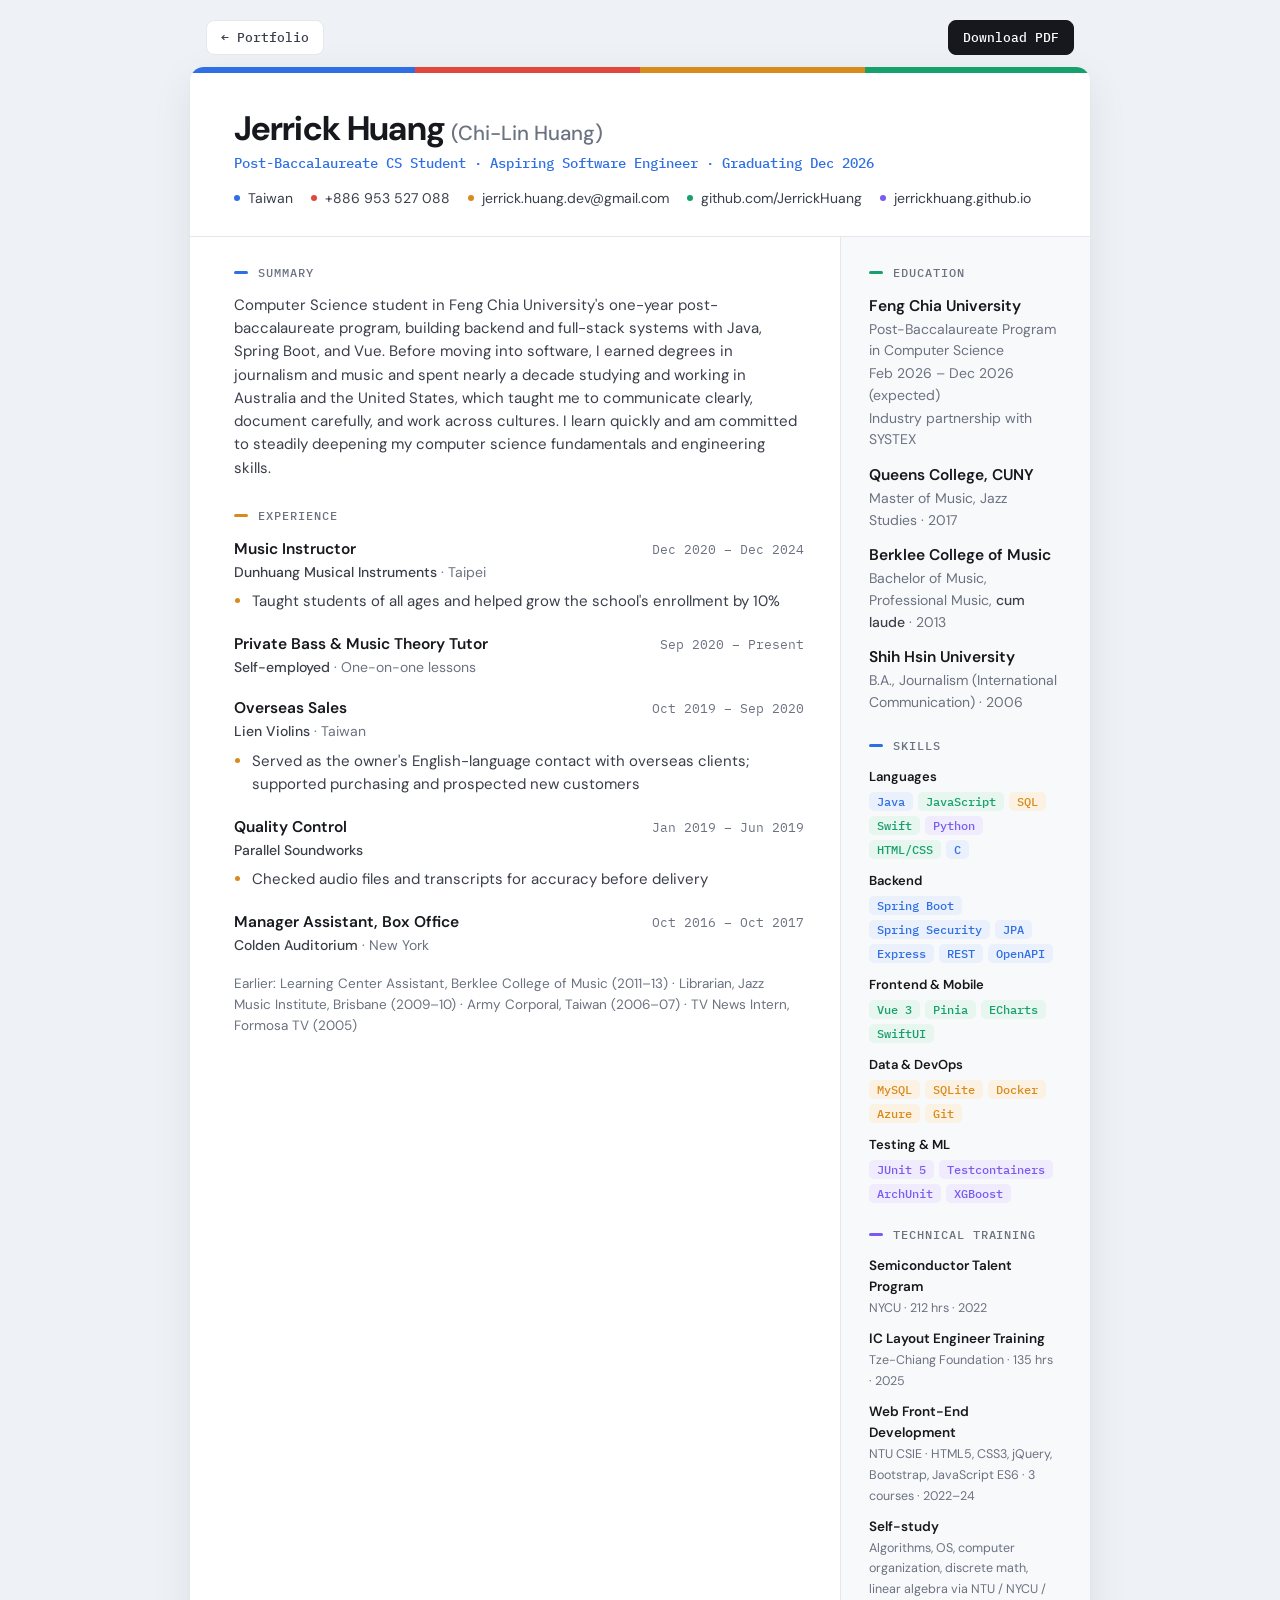
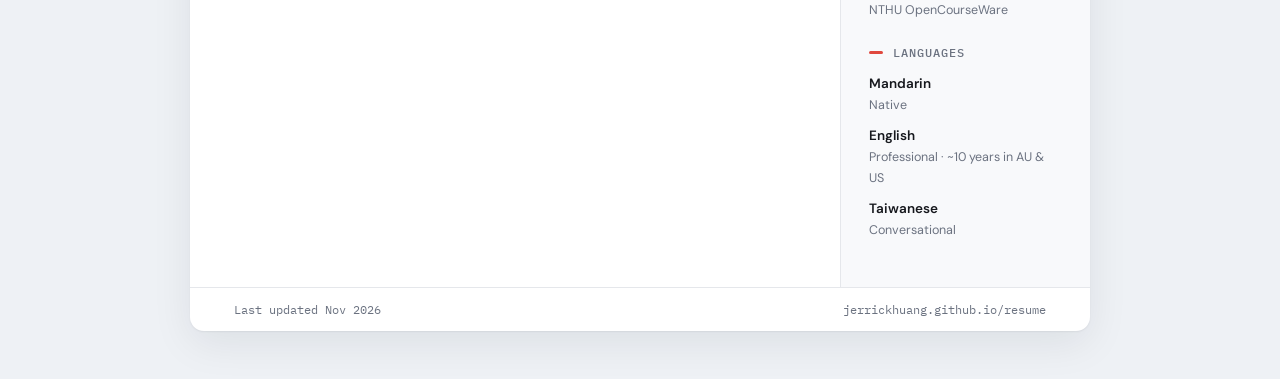
<file: resume/index.html>
<!doctype html>
<html lang="en">
<head>
<meta charset="utf-8">
<meta name="viewport" content="width=device-width, initial-scale=1">
<title>Jerrick Huang — Resume</title>
<meta name="description" content="Resume of Jerrick (Chi-Lin) Huang, post-baccalaureate Computer Science student at Feng Chia University and aspiring software engineer.">
<link rel="preconnect" href="https://fonts.googleapis.com">
<link rel="preconnect" href="https://fonts.gstatic.com" crossorigin>
<link href="https://fonts.googleapis.com/css2?family=DM+Sans:opsz,wght@9..40,400;9..40,500;9..40,600;9..40,700&family=IBM+Plex+Mono:wght@400;500&display=swap" rel="stylesheet">
<style>
:root{
  --ink:#16181d;--body:#3a3f4a;--muted:#6b7280;--line:#e5e7eb;--bg:#eef1f5;--paper:#fff;
  --blue:#2f6fe4;--green:#16a06b;--amber:#d98a1c;--red:#e0483e;--violet:#7a5af0;
  --blue-s:#eaf1fd;--green-s:#e7f6ef;--amber-s:#fcf2e3;--violet-s:#f0ecfe;
  --mono:"IBM Plex Mono",ui-monospace,monospace;--sans:"DM Sans",system-ui,sans-serif;
}
*{box-sizing:border-box}
html{-webkit-text-size-adjust:100%}
body{margin:0;background:var(--bg);color:var(--body);font:15px/1.55 var(--sans)}
a{color:inherit;text-decoration:none}
a:hover{color:var(--blue)}

.toolbar{max-width:900px;margin:0 auto;padding:20px 16px 12px;display:flex;justify-content:space-between;gap:12px;font:500 13px var(--mono)}
.toolbar a{padding:8px 14px;border-radius:8px;border:1px solid var(--line);background:var(--paper)}
.toolbar .pdf{background:var(--ink);color:#fff;border-color:var(--ink)}
.toolbar .pdf:hover{background:var(--blue);border-color:var(--blue);color:#fff}

.paper{max-width:900px;margin:0 auto 48px;background:var(--paper);border-radius:14px;box-shadow:0 1px 2px rgba(16,24,40,.06),0 12px 40px rgba(16,24,40,.08);overflow:hidden}
.stripe{height:6px;background:linear-gradient(90deg,var(--blue) 0 25%,var(--red) 25% 50%,var(--amber) 50% 75%,var(--green) 75%)}

header{padding:36px 44px 26px;border-bottom:1px solid var(--line)}
h1{margin:0;color:var(--ink);font-size:34px;line-height:1.15;letter-spacing:-.02em}
h1 small{font-weight:500;color:var(--muted);font-size:.6em;letter-spacing:0}
.role{margin:6px 0 16px;font:500 13.5px var(--mono);color:var(--blue)}
.contact{display:flex;flex-wrap:wrap;gap:6px 18px;margin:0;padding:0;list-style:none;font-size:14px}
.contact li::before{content:"";display:inline-block;width:6px;height:6px;border-radius:50%;margin-right:8px;vertical-align:2px;background:var(--c)}

.grid{display:grid;grid-template-columns:1fr 250px}
main{padding:28px 36px 36px 44px}
aside{padding:28px 32px 36px 28px;background:#f8f9fb;border-left:1px solid var(--line)}

h2{margin:0 0 14px;font:500 12px var(--mono);letter-spacing:.08em;text-transform:uppercase;color:var(--muted);display:flex;align-items:center;gap:10px}
h2::before{content:"";width:14px;height:3px;border-radius:2px;background:var(--c,var(--blue))}
section+section{margin-top:28px}

.summary{margin:0;color:var(--body)}
.entry{margin-bottom:18px}
.entry:last-child{margin-bottom:0}
.row{display:flex;justify-content:space-between;align-items:baseline;gap:12px}
h3{margin:0;font-size:15.5px;color:var(--ink);font-weight:600}
.date{flex:none;font:12.5px var(--mono);color:var(--muted)}
.sub{margin:1px 0 0;font-size:14px;color:var(--muted)}
.sub b{color:var(--body);font-weight:500}
ul.pts{margin:7px 0 0;padding-left:18px}
ul.pts li{margin:3px 0}
ul.pts li::marker{color:var(--c,var(--blue))}

.tags{display:flex;flex-wrap:wrap;gap:5px;margin:7px 0 0;padding:0;list-style:none}
.tags li{font:500 11.5px var(--mono);padding:2px 8px;border-radius:5px;background:var(--s);color:var(--c)}
.t-b{--c:var(--blue);--s:var(--blue-s)}.t-g{--c:var(--green);--s:var(--green-s)}
.t-a{--c:var(--amber);--s:var(--amber-s)}.t-v{--c:var(--violet);--s:var(--violet-s)}
.badge{display:inline-block;margin-left:6px;font:500 10.5px var(--mono);padding:1px 7px;border-radius:10px;background:var(--amber-s);color:var(--amber);vertical-align:2px}
.link{display:inline-block;margin-top:6px;font:12.5px var(--mono);color:var(--blue)}
.link.muted{color:var(--muted)}

.edu .entry{margin-bottom:12px}
.earlier{margin:12px 0 0;font-size:13.5px;color:var(--muted)}

aside section+section{margin-top:24px}
.skill{margin-bottom:12px}
.skill h4{margin:0 0 5px;font-size:13px;color:var(--ink);font-weight:600}
.skill .tags{margin:0}
.mini{list-style:none;margin:0;padding:0;font-size:13.5px}
.mini li{margin-bottom:10px}
.mini b{display:block;color:var(--ink);font-weight:600}
.mini span{color:var(--muted);font-size:12.5px}

footer{padding:14px 44px;border-top:1px solid var(--line);font:12px var(--mono);color:var(--muted);display:flex;justify-content:space-between;gap:10px;flex-wrap:wrap}

@media screen and (max-width:760px){
  .grid{grid-template-columns:1fr}
  aside{border-left:0;border-top:1px solid var(--line)}
  header,main,aside{padding-left:20px;padding-right:20px}
  footer{padding:14px 20px}
  .paper{border-radius:0}
  h1{font-size:28px}
  .row{flex-direction:column;gap:0}
}
@media print{
  @page{size:A4;margin:10mm 0}
  body{background:#fff;font-size:12.6px;zoom:.88}
  .toolbar,footer{display:none}
  .paper{max-width:none;margin:0;box-shadow:none;border-radius:0}
  header{padding:0 30px 16px}
  .stripe{display:none}
  main{padding:16px 22px 0 30px}
  aside{padding:16px 22px 0 18px;background:#fff}
  .grid{grid-template-columns:minmax(0,1fr) 285px}
  h1{font-size:27px}
  section+section{margin-top:18px}
  h2{break-after:avoid}
  aside{line-height:1.3}
  aside section{break-inside:avoid}
  aside section+section{margin-top:13px}
  aside h2{margin-bottom:8px}
  aside .entry,aside .skill,aside .mini li{margin-bottom:6px}
  aside .mini b,aside .mini span{display:inline}
  aside .mini b::after{content:" — "}
  .entry{margin-bottom:12px;break-inside:avoid}
  h3{font-size:13.5px}
  .sub,.mini,.earlier{font-size:12px}
  .tags li{font-size:10px;padding:1px 6px}
  *{-webkit-print-color-adjust:exact;print-color-adjust:exact}
}
</style>
</head>
<body>

<nav class="toolbar" aria-label="Resume navigation">
  <a href="../">← Portfolio</a>
  <a class="pdf" href="Jerrick-Huang-Resume.pdf" download>Download PDF</a>
</nav>

<article class="paper">
  <div class="stripe" aria-hidden="true"></div>

  <header>
    <h1>Jerrick Huang <small>(Chi-Lin Huang)</small></h1>
    <p class="role">Post-Baccalaureate CS Student · Aspiring Software Engineer · Graduating Dec 2026</p>
    <ul class="contact">
      <li style="--c:var(--blue)">Taiwan</li>
      <li style="--c:var(--red)"><a href="tel:+886953527088">+886 953 527 088</a></li>
      <li style="--c:var(--amber)"><a href="mailto:jerrick.huang.dev@gmail.com">jerrick.huang.dev@gmail.com</a></li>
      <li style="--c:var(--green)"><a href="https://github.com/JerrickHuang">github.com/JerrickHuang</a></li>
      <li style="--c:var(--violet)"><a href="https://jerrickhuang.github.io/">jerrickhuang.github.io</a></li>
    </ul>
  </header>

  <div class="grid">
    <main>
      <section style="--c:var(--blue)">
        <h2>Summary</h2>
        <p class="summary">
          Computer Science student in Feng Chia University's one-year post-baccalaureate program,
          building backend and full-stack systems with Java, Spring Boot, and Vue. Before moving into
          software, I earned degrees in journalism and music and spent nearly a decade studying and
          working in Australia and the United States, which taught me to communicate clearly, document
          carefully, and work across cultures. I learn quickly and am committed to steadily deepening
          my computer science fundamentals and engineering skills.
        </p>
      </section>

      <section style="--c:var(--amber)">
        <h2>Experience</h2>

        <div class="entry">
          <div class="row"><h3>Music Instructor</h3><span class="date">Dec 2020 – Dec 2024</span></div>
          <p class="sub"><b>Dunhuang Musical Instruments</b> · Taipei</p>
          <ul class="pts"><li>Taught students of all ages and helped grow the school's enrollment by 10%</li></ul>
        </div>

        <div class="entry">
          <div class="row"><h3>Private Bass &amp; Music Theory Tutor</h3><span class="date">Sep 2020 – Present</span></div>
          <p class="sub"><b>Self-employed</b> · One-on-one lessons</p>
        </div>

        <div class="entry">
          <div class="row"><h3>Overseas Sales</h3><span class="date">Oct 2019 – Sep 2020</span></div>
          <p class="sub"><b>Lien Violins</b> · Taiwan</p>
          <ul class="pts"><li>Served as the owner's English-language contact with overseas clients; supported purchasing and prospected new customers</li></ul>
        </div>

        <div class="entry">
          <div class="row"><h3>Quality Control</h3><span class="date">Jan 2019 – Jun 2019</span></div>
          <p class="sub"><b>Parallel Soundworks</b></p>
          <ul class="pts"><li>Checked audio files and transcripts for accuracy before delivery</li></ul>
        </div>

        <div class="entry">
          <div class="row"><h3>Manager Assistant, Box Office</h3><span class="date">Oct 2016 – Oct 2017</span></div>
          <p class="sub"><b>Colden Auditorium</b> · New York</p>
        </div>

        <p class="earlier">Earlier: Learning Center Assistant, Berklee College of Music (2011–13) · Librarian, Jazz Music Institute, Brisbane (2009–10) · Army Corporal, Taiwan (2006–07) · TV News Intern, Formosa TV (2005)</p>
      </section>
    </main>

    <aside>
      <section class="edu" style="--c:var(--green)">
        <h2>Education</h2>
        <div class="entry">
          <h3>Feng Chia University</h3>
          <p class="sub">Post-Baccalaureate Program in Computer Science</p>
          <p class="sub">Feb 2026 – Dec 2026 (expected)</p>
          <p class="sub">Industry partnership with SYSTEX</p>
        </div>
        <div class="entry">
          <h3>Queens College, CUNY</h3>
          <p class="sub">Master of Music, Jazz Studies · 2017</p>
        </div>
        <div class="entry">
          <h3>Berklee College of Music</h3>
          <p class="sub">Bachelor of Music, Professional Music, <b>cum laude</b> · 2013</p>
        </div>
        <div class="entry">
          <h3>Shih Hsin University</h3>
          <p class="sub">B.A., Journalism (International Communication) · 2006</p>
        </div>
      </section>

      <section style="--c:var(--blue)">
        <h2>Skills</h2>
        <div class="skill"><h4>Languages</h4><ul class="tags"><li class="t-b">Java</li><li class="t-g">JavaScript</li><li class="t-a">SQL</li><li class="t-g">Swift</li><li class="t-v">Python</li><li class="t-g">HTML/CSS</li><li class="t-b">C</li></ul></div>
        <div class="skill"><h4>Backend</h4><ul class="tags"><li class="t-b">Spring Boot</li><li class="t-b">Spring Security</li><li class="t-b">JPA</li><li class="t-b">Express</li><li class="t-b">REST</li><li class="t-b">OpenAPI</li></ul></div>
        <div class="skill"><h4>Frontend &amp; Mobile</h4><ul class="tags"><li class="t-g">Vue 3</li><li class="t-g">Pinia</li><li class="t-g">ECharts</li><li class="t-g">SwiftUI</li></ul></div>
        <div class="skill"><h4>Data &amp; DevOps</h4><ul class="tags"><li class="t-a">MySQL</li><li class="t-a">SQLite</li><li class="t-a">Docker</li><li class="t-a">Azure</li><li class="t-a">Git</li></ul></div>
        <div class="skill"><h4>Testing &amp; ML</h4><ul class="tags"><li class="t-v">JUnit 5</li><li class="t-v">Testcontainers</li><li class="t-v">ArchUnit</li><li class="t-v">XGBoost</li></ul></div>
      </section>

      <section style="--c:var(--violet)">
        <h2>Technical Training</h2>
        <ul class="mini">
          <li><b>Semiconductor Talent Program</b><span>NYCU · 212 hrs · 2022</span></li>
          <li><b>IC Layout Engineer Training</b><span>Tze-Chiang Foundation · 135 hrs · 2025</span></li>
          <li><b>Web Front-End Development</b><span>NTU CSIE · HTML5, CSS3, jQuery, Bootstrap, JavaScript ES6 · 3 courses · 2022–24</span></li>
          <li><b>Self-study</b><span>Algorithms, OS, computer organization, discrete math, linear algebra via NTU / NYCU / NTHU OpenCourseWare</span></li>
        </ul>
      </section>

      <section style="--c:var(--red)">
        <h2>Languages</h2>
        <ul class="mini">
          <li><b>Mandarin</b><span>Native</span></li>
          <li><b>English</b><span>Professional · ~10 years in AU &amp; US</span></li>
          <li><b>Taiwanese</b><span>Conversational</span></li>
        </ul>
      </section>
    </aside>
  </div>

  <footer><span>Last updated Nov 2026</span><span>jerrickhuang.github.io/resume</span></footer>
</article>
</body>
</html>
</file>
<file: assignment3/style.css>
/* =====================================================
   momo 購物網仿製樣式
   逢甲大學 Web 程式設計課程作業 — 資安教育示範
   ===================================================== */

/* ── Reset & Base ── */
*, *::before, *::after { box-sizing: border-box; margin: 0; padding: 0; }

html { font-size: 14px; }

body {
  font-family: 'Noto Sans TC', 'PingFang TC', 'Microsoft JhengHei', Arial, sans-serif;
  background: #f5f5f5;
  color: #333;
  line-height: 1.6;
}

a { color: #555; text-decoration: none; }
a:hover { color: #D62872; }

ul { list-style: none; }

/* ── Utility Bar ── */
.utility-bar {
  background: #f7f7f7;
  border-bottom: 1px solid #eeeeee;
  font-size: 12px;
}
.utility-inner {
  max-width: 1200px;
  margin: 0 auto;
  padding: 5px 16px;
  display: flex;
  justify-content: space-between;
  align-items: center;
}
.utility-links { display: flex; gap: 16px; }
.utility-right { display: flex; gap: 14px; align-items: center; }

.btn-register {
  background: #D62872;
  color: #fff !important;
  padding: 2px 10px;
  border-radius: 3px;
}

/* ── Header ── */
.header {
  background: #fff;
  border-bottom: 1px solid #eeeeee;
  padding: 12px 0;
}
.header-inner {
  max-width: 1200px;
  margin: 0 auto;
  padding: 0 16px;
  display: flex;
  align-items: center;
  gap: 20px;
}

/* Logo */
.logo { flex-shrink: 0; display: flex; align-items: baseline; gap: 4px; }
.logo-momo {
  font-size: 32px;
  font-weight: 900;
  color: #D62872;
  letter-spacing: -1px;
}
.logo-sub { font-size: 13px; color: #888; }

/* Search */
.search-bar {
  flex: 1;
  display: flex;
  border: 2px solid #D62872;
  border-radius: 22px;
  overflow: hidden;
}
.search-bar input {
  flex: 1;
  border: none;
  outline: none;
  padding: 8px 16px;
  font-size: 13px;
  font-family: inherit;
}
.search-bar button {
  background: #D62872;
  color: #fff;
  border: none;
  padding: 0 24px;
  font-size: 13px;
  font-family: inherit;
  cursor: pointer;
  white-space: nowrap;
}
.search-bar button:hover { background: #b8205e; }

/* Cart */
.cart-area { flex-shrink: 0; }
.cart-btn {
  display: flex;
  align-items: center;
  gap: 6px;
  background: none;
  border: 1px solid #ddd;
  border-radius: 6px;
  padding: 8px 14px;
  cursor: pointer;
  font-family: inherit;
  font-size: 13px;
  color: #333;
}
.cart-btn:hover { border-color: #D62872; color: #D62872; }
.cart-icon { font-size: 18px; }
.cart-count {
  background: #D62872;
  color: #fff;
  font-size: 11px;
  border-radius: 10px;
  padding: 0 6px;
  min-width: 18px;
  text-align: center;
}

/* ── Main Navigation ── */
.main-nav {
  background: #fff;
  border-bottom: 1px solid #eeeeee;
}
.nav-inner {
  max-width: 1200px;
  margin: 0 auto;
  padding: 0 16px;
  display: flex;
  gap: 0;
  overflow-x: auto;
  scrollbar-width: none;
}
.nav-inner::-webkit-scrollbar { display: none; }
.main-nav a {
  display: block;
  padding: 10px 14px;
  font-size: 13px;
  white-space: nowrap;
  border-bottom: 2px solid transparent;
}
.main-nav a:hover {
  color: #D62872;
  border-bottom-color: #D62872;
}
.nav-highlight { color: #D62872; font-weight: 700; }

/* ── Alert Banner ── */

/* 橫幅背景脈動：淡粉 → 稍深粉，2秒循環 */
@keyframes bannerPulse {
  0%, 100% { background: #fff3f5; }
  50%       { background: #ffe0e8; }
}

/* 警示圖示左右搖擺 */
@keyframes iconShake {
  0%, 100% { transform: rotate(0deg); }
  20%       { transform: rotate(-12deg); }
  40%       { transform: rotate(12deg); }
  60%       { transform: rotate(-8deg); }
  80%       { transform: rotate(8deg); }
}

/* 計時器最後 60 秒：數字跳動放大 */
@keyframes timerPulse {
  0%, 100% { transform: scale(1); }
  50%       { transform: scale(1.18); }
}

.alert-banner {
  background: #fff3f5;
  border-top: 3px solid #D62872;
  border-bottom: 1px solid #f8c0d0;
  animation: bannerPulse 2s ease-in-out infinite;
}
.alert-inner {
  max-width: 1200px;
  margin: 0 auto;
  padding: 12px 16px;
  display: flex;
  align-items: flex-start;
  gap: 12px;
}

/* 圖示：持續搖擺，3秒一循環 */
.alert-icon {
  font-size: 22px;
  flex-shrink: 0;
  display: inline-block;
  animation: iconShake 3s ease-in-out infinite;
  transform-origin: center bottom;
}

.alert-text {
  flex: 1;
  display: flex;
  flex-direction: column;
  gap: 2px;
  font-size: 13px;
}
.alert-text strong { color: #C0003C; font-size: 14px; }
.alert-text span { color: #555; }

.alert-timer {
  flex-shrink: 0;
  font-size: 13px;
  color: #888;
  white-space: nowrap;
}
.alert-timer b {
  color: #C0003C;
  font-size: 15px;
  display: inline-block; /* transform 需要 block/inline-block */
  transition: color 0.3s ease;
}

/* 最後 60 秒觸發：數字跳動 + 顏色加深 */
.alert-timer b.urgent {
  color: #8B0000;
  animation: timerPulse 0.8s ease-in-out infinite;
}

/* ── Main Content ── */
.main-content { padding: 20px 0 40px; }
.page-container {
  max-width: 1200px;
  margin: 0 auto;
  padding: 0 16px;
}

/* Breadcrumb */
.breadcrumb {
  font-size: 12px;
  color: #999;
  margin-bottom: 12px;
}
.breadcrumb a { color: #999; }
.breadcrumb a:hover { color: #D62872; }

/* Page title */
.page-title {
  font-size: 20px;
  font-weight: 700;
  color: #222;
  margin-bottom: 20px;
  padding-left: 12px;
  border-left: 5px solid #D62872;
}

/* ── Two-column Grid ── */
.content-grid {
  display: grid;
  grid-template-columns: 1fr 300px;
  gap: 16px;
  align-items: start;
}

/* ── Card ── */
.card {
  background: #fff;
  border: 1px solid #e5e5e5;
  border-radius: 8px;
  margin-bottom: 16px;
  overflow: hidden;
}
.card-header {
  display: flex;
  justify-content: space-between;
  align-items: center;
  padding: 14px 20px;
  border-bottom: 1px solid #eeeeee;
}
.card-header h2 {
  font-size: 15px;
  font-weight: 700;
  color: #222;
}

/* Card variants */
.card-warning { border-top: 3px solid #D62872; }
.card-secure { background: #f9fff9; border-color: #c8e8c8; padding: 14px 20px; font-size: 12px; color: #3a7a3a; }

/* ── Status Badge ── */
.status-badge {
  display: inline-block;
  font-size: 11px;
  font-weight: 700;
  padding: 3px 10px;
  border-radius: 4px;
  white-space: nowrap;
}
.status-error { background: #C0003C; color: #fff; }
.status-warning { background: #F06020; color: #fff; }
.status-ok { background: #2A9D4E; color: #fff; }

/* ── Order Table ── */
.order-table {
  width: 100%;
  border-collapse: collapse;
  font-size: 13px;
}
.order-table th {
  background: #f8f8f8;
  padding: 10px 16px;
  text-align: left;
  font-weight: 600;
  color: #555;
  border-bottom: 1px solid #eeeeee;
}
.order-table td {
  padding: 14px 16px;
  border-bottom: 1px solid #f5f5f5;
  vertical-align: middle;
}
.order-table tr:last-child td { border-bottom: none; }
.center { text-align: center; }

.product-cell {
  display: flex;
  gap: 12px;
  align-items: center;
}
.product-img-placeholder {
  width: 60px;
  height: 60px;
  flex-shrink: 0;
  border-radius: 6px;
  border: 1px solid #e0e0e0;
  background: linear-gradient(135deg, #f5f5f5 0%, #e8e8e8 100%);
  display: flex;
  align-items: center;
  justify-content: center;
  overflow: hidden;
}
.product-img-placeholder svg {
  width: 32px;
  height: 32px;
  opacity: 0.35;
}
.product-name { font-size: 13px; color: #333; margin-bottom: 3px; }
.product-sku { font-size: 11px; color: #999; }

/* Order summary */
.order-summary {
  padding: 14px 20px;
  background: #fafafa;
  border-top: 1px solid #eeeeee;
}
.summary-row {
  display: flex;
  justify-content: space-between;
  padding: 5px 0;
  font-size: 13px;
  color: #555;
}
.total-row {
  border-top: 1px solid #ddd;
  margin-top: 8px;
  padding-top: 10px;
  font-size: 15px;
  font-weight: 700;
  color: #222;
}
.price-red { color: #C0003C; font-weight: 700; }
.price-green { color: #2A9D4E; }

/* ── Info Grid ── */
.info-grid {
  display: grid;
  grid-template-columns: 1fr 1fr;
  gap: 0;
  padding: 4px 0;
}
.info-item {
  padding: 12px 20px;
  border-bottom: 1px solid #f5f5f5;
}
.info-item label {
  display: block;
  font-size: 11px;
  color: #999;
  margin-bottom: 3px;
}
.info-item span {
  font-size: 13px;
  color: #333;
}
.mono { font-family: 'Courier New', monospace; font-size: 12px; }

/* ── Payment Form ── */
.warning-desc {
  padding: 14px 20px;
  font-size: 13px;
  color: #555;
  background: #fff8f5;
  border-bottom: 1px solid #f0ddd8;
  line-height: 1.7;
}
.warning-desc strong { color: #C0003C; }

.payment-form { padding: 20px; }

.form-group {
  margin-bottom: 16px;
}
.form-row {
  display: grid;
  grid-template-columns: 1fr 1fr;
  gap: 14px;
  margin-bottom: 16px;
}
.form-group label {
  display: block;
  font-size: 12px;
  font-weight: 600;
  color: #444;
  margin-bottom: 5px;
}
.form-group input {
  width: 100%;
  border: 1px solid #ddd;
  border-radius: 5px;
  padding: 9px 12px;
  font-size: 13px;
  font-family: inherit;
  outline: none;
  transition: border-color .2s;
}
.form-group input:focus { border-color: #D62872; box-shadow: 0 0 0 2px rgba(214,40,114,.1); }
.field-hint { font-size: 11px; color: #aaa; margin-top: 4px; }

/* ── Buttons ── */
.btn {
  display: inline-flex;
  align-items: center;
  justify-content: center;
  padding: 10px 22px;
  border-radius: 5px;
  font-size: 13px;
  font-family: inherit;
  font-weight: 600;
  cursor: pointer;
  border: none;
  transition: background 0.2s ease, transform 0.15s ease,
              box-shadow 0.2s ease, opacity 0.2s ease;
  -webkit-tap-highlight-color: transparent;
  user-select: none;
}

/* hover：輕微上移 */
.btn:hover { transform: translateY(-2px); }

/* active（手指按下）：下壓回彈 */
.btn:active { transform: translateY(0px) scale(0.97); }

/* 主要 CTA：漸層背景 + 陰影 */
.btn-danger {
  background: linear-gradient(135deg, #e8306e 0%, #C0003C 100%);
  color: #fff;
  box-shadow: 0 3px 10px rgba(192, 0, 60, 0.35);
}
.btn-danger:hover {
  background: linear-gradient(135deg, #D62872 0%, #a80034 100%);
  box-shadow: 0 5px 16px rgba(192, 0, 60, 0.45);
}
.btn-danger:active { box-shadow: 0 2px 6px rgba(192, 0, 60, 0.3); }

/* outline */
.btn-outline {
  background: #fff;
  color: #D62872;
  border: 1px solid #D62872;
}
.btn-outline:hover {
  background: #fff0f5;
  box-shadow: 0 3px 10px rgba(214, 40, 114, 0.15);
}

/* ghost */
.btn-ghost { background: #f5f5f5; color: #555; }
.btn-ghost:hover {
  background: #eee;
  box-shadow: 0 2px 8px rgba(0,0,0,0.08);
}

.btn-large { padding: 13px 30px; font-size: 14px; }
.btn-full { width: 100%; }

.form-actions {
  display: flex;
  gap: 10px;
  flex-wrap: wrap;
  margin-top: 20px;
}

/* ── Timeline ── */
.timeline { padding: 16px 20px; display: flex; flex-direction: column; gap: 0; }
.timeline li {
  display: flex;
  gap: 12px;
  align-items: flex-start;
  padding-bottom: 18px;
  position: relative;
}
.timeline li:not(:last-child)::after {
  content: '';
  position: absolute;
  left: 9px;
  top: 20px;
  width: 2px;
  height: calc(100% - 8px);
  background: #e0e0e0;
}
.tl-dot {
  width: 18px;
  height: 18px;
  border-radius: 50%;
  flex-shrink: 0;
  margin-top: 2px;
  border: 2px solid #ccc;
  background: #fff;
  position: relative;
  z-index: 1;
}
.timeline-done .tl-dot { background: #2A9D4E; border-color: #2A9D4E; }
.timeline-error .tl-dot { background: #C0003C; border-color: #C0003C; }
.timeline-pending .tl-dot { background: #f5f5f5; border-color: #ddd; }

.tl-title { font-size: 13px; font-weight: 600; color: #333; }
.tl-time { font-size: 11px; color: #999; margin-top: 2px; }
.timeline-error .tl-title { color: #C0003C; }
.timeline-pending .tl-title { color: #aaa; }

/* ── Customer Service ── */
.service-info { padding: 16px 20px; }
.service-phone { font-size: 18px; font-weight: 700; color: #333; margin-bottom: 4px; }
.service-hours { font-size: 12px; color: #888; margin-bottom: 14px; }

/* ── Footer ── */
.footer { background: #1e1e2e; color: #ccc; margin-top: 40px; }
.footer-inner {
  max-width: 1200px;
  margin: 0 auto;
  padding: 36px 16px 24px;
  display: grid;
  grid-template-columns: repeat(4, 1fr);
  gap: 24px;
}
.footer-col h3 {
  color: #fff;
  font-size: 13px;
  font-weight: 700;
  margin-bottom: 12px;
  padding-bottom: 8px;
  border-bottom: 1px solid #333;
}
.footer-col a {
  display: block;
  color: #aaa;
  font-size: 12px;
  padding: 3px 0;
}
.footer-col a:hover { color: #fff; }

.footer-bottom {
  border-top: 1px solid #333;
  padding: 16px;
  text-align: center;
  font-size: 11px;
  color: #666;
  display: flex;
  flex-direction: column;
  gap: 6px;
}
.edu-note {
  color: #F59E0B;
  font-size: 12px;
  font-weight: 600;
}

/* ── Modal ── */

/* 遮罩淡入 */
@keyframes overlayFadeIn {
  from { opacity: 0; }
  to   { opacity: 1; }
}

/* 卡片由下往上滑入 */
@keyframes modalSlideUp {
  from {
    opacity: 0;
    transform: translateY(28px) scale(0.97);
  }
  to {
    opacity: 1;
    transform: translateY(0) scale(1);
  }
}

.modal-overlay {
  display: none;
  position: fixed;
  inset: 0;
  background: rgba(0, 0, 0, 0.65);
  z-index: 9999;
  justify-content: center;
  align-items: center;
  padding: 20px;
}
.modal-overlay.active {
  display: flex;
  animation: overlayFadeIn 0.22s ease forwards;
}
.modal-overlay.active .modal-box {
  animation: modalSlideUp 0.28s cubic-bezier(0.34, 1.2, 0.64, 1) forwards;
}

.modal-box {
  background: #fff;
  border-radius: 10px;
  max-width: 480px;
  width: 100%;
  padding: 32px 28px;
  text-align: center;
  box-shadow: 0 8px 40px rgba(0, 0, 0, 0.3);
}
.modal-icon { font-size: 48px; margin-bottom: 12px; }
.modal-box h2 {
  font-size: 18px;
  font-weight: 700;
  color: #C0003C;
  margin-bottom: 16px;
}
.modal-box p {
  font-size: 13px;
  color: #444;
  margin-bottom: 10px;
  text-align: left;
}
.modal-box ul {
  text-align: left;
  margin: 8px 0 16px 16px;
  list-style: disc;
  font-size: 13px;
  color: #555;
  line-height: 1.9;
}
.modal-safe {
  background: #f0fff0;
  border: 1px solid #b8e8b8;
  border-radius: 5px;
  padding: 10px 14px !important;
  color: #2A6B30 !important;
  font-size: 13px !important;
  margin-bottom: 10px !important;
}
.modal-course {
  font-size: 11px !important;
  color: #aaa !important;
  text-align: center !important;
  margin-bottom: 18px !important;
}

/* =====================================================
   Back to Top 按鈕
   ===================================================== */
.back-to-top {
  position: fixed;
  bottom: 28px;
  right: 20px;
  z-index: 800;
  width: 48px;
  height: 48px;
  border-radius: 50%;
  background: #D62872;
  border: none;
  cursor: pointer;
  display: flex;
  flex-direction: column;
  align-items: center;
  justify-content: center;
  gap: 1px;
  box-shadow: 0 4px 14px rgba(214, 40, 114, 0.45);
  /* 預設隱藏，JS 控制顯示 */
  opacity: 0;
  visibility: hidden;
  transform: translateY(10px);
  transition: opacity 0.3s ease, visibility 0.3s ease, transform 0.3s ease,
              background 0.2s ease, box-shadow 0.2s ease;
  -webkit-tap-highlight-color: transparent;
}
.back-to-top.visible {
  opacity: 1;
  visibility: visible;
  transform: translateY(0);
}
.back-to-top:hover {
  background: #b8205e;
  box-shadow: 0 6px 18px rgba(214, 40, 114, 0.55);
  transform: translateY(-2px);
}
.back-to-top:active { transform: translateY(0) scale(0.95); }
.back-to-top svg {
  width: 18px;
  height: 18px;
}
.back-to-top span {
  font-size: 9px;
  font-weight: 700;
  color: #fff;
  letter-spacing: 0.5px;
  line-height: 1;
}

/* =====================================================
   漢堡選單元件
   ===================================================== */

/* 漢堡按鈕：桌機隱藏 */
.hamburger {
  display: none;
  flex-direction: column;
  justify-content: center;
  gap: 5px;
  background: none;
  border: none;
  cursor: pointer;
  padding: 6px;
  flex-shrink: 0;
  -webkit-tap-highlight-color: transparent;
}
.hamburger span {
  display: block;
  width: 22px;
  height: 2px;
  background: #333;
  border-radius: 2px;
  transition: transform 0.25s ease, opacity 0.25s ease;
}
/* 開啟時變 X */
.hamburger.open span:nth-child(1) { transform: translateY(7px) rotate(45deg); }
.hamburger.open span:nth-child(2) { opacity: 0; }
.hamburger.open span:nth-child(3) { transform: translateY(-7px) rotate(-45deg); }

/* 手機側滑選單 */
.mobile-nav {
  position: fixed;
  top: 0;
  left: -280px;
  width: 280px;
  height: 100%;
  background: #fff;
  z-index: 1100;
  display: flex;
  flex-direction: column;
  overflow-y: auto;
  transition: left 0.28s cubic-bezier(0.4, 0, 0.2, 1);
  -webkit-overflow-scrolling: touch;
}
.mobile-nav.open { left: 0; }

.mobile-nav-header {
  display: flex;
  justify-content: space-between;
  align-items: center;
  padding: 16px 18px;
  background: #D62872;
}
.mobile-nav-title {
  color: #fff;
  font-size: 15px;
  font-weight: 700;
}
.mobile-nav-close {
  background: none;
  border: none;
  color: #fff;
  font-size: 18px;
  cursor: pointer;
  padding: 4px 8px;
  -webkit-tap-highlight-color: transparent;
}

.mobile-nav a {
  display: block;
  padding: 14px 20px;
  font-size: 14px;
  color: #333;
  border-bottom: 1px solid #f0f0f0;
}
.mobile-nav a:hover,
.mobile-nav a:active { background: #fff0f5; color: #D62872; }
.mobile-nav .nav-highlight { color: #D62872; font-weight: 700; }

/* 半透明遮罩 */
.mobile-nav-overlay {
  display: none;
  position: fixed;
  inset: 0;
  background: rgba(0, 0, 0, 0.45);
  z-index: 1099;
}
.mobile-nav-overlay.open { display: block; }

/* =====================================================
   RWD — 手機版（≤ 768px）
   ===================================================== */
@media (max-width: 768px) {

  /* Utility bar：手機隱藏（節省空間） */
  .utility-bar { display: none; }

  /* Header */
  .header { padding: 10px 0; }
  .header-inner {
    padding: 0 12px;
    gap: 10px;
  }

  /* 顯示漢堡按鈕 */
  .hamburger { display: flex; }

  /* Logo 縮小 */
  .logo-momo { font-size: 22px; }
  .logo-sub { display: none; }

  /* 搜尋列 */
  .search-bar { flex: 1; min-width: 0; }
  .search-bar input { padding: 7px 8px; font-size: 13px; }
  /* 按鈕改為固定寬度圖示，隱藏文字 */
  .search-bar button {
    padding: 0;
    width: 40px;
    flex-shrink: 0;
    font-size: 0; /* 隱藏「搜尋」文字 */
    background-image: url("data:image/svg+xml,%3Csvg xmlns='http://www.w3.org/2000/svg' viewBox='0 0 24 24' fill='none'%3E%3Ccircle cx='11' cy='11' r='7' stroke='white' stroke-width='2'/%3E%3Cpath d='M20 20l-3-3' stroke='white' stroke-width='2' stroke-linecap='round'/%3E%3C/svg%3E");
    background-repeat: no-repeat;
    background-position: center;
    background-size: 18px 18px;
  }

  /* 購物車隱藏文字，只留圖示 */
  .cart-label { display: none; }
  .cart-btn { padding: 7px 10px; gap: 4px; }

  /* 桌機水平 Nav 隱藏 */
  .main-nav { display: none; }

  /* Alert Banner */
  .alert-inner {
    flex-wrap: wrap;
    gap: 8px;
    padding: 10px 12px;
  }
  .alert-timer { width: 100%; text-align: right; }

  /* 主內容 */
  .page-container { padding: 0 10px; }
  .page-title { font-size: 17px; margin-bottom: 14px; }

  /* 兩欄 Grid → 單欄，右側欄移到下方 */
  .content-grid {
    grid-template-columns: 1fr;
  }
  .col-side { order: 2; } /* 明確移到下方 */
  .col-main { order: 1; }

  /* 訂單表格：隱藏單價欄，手機看不下 */
  .order-table th:nth-child(3),
  .order-table td:nth-child(3) { display: none; }

  /* 商品 cell */
  .product-cell { gap: 8px; }
  .product-img-placeholder { width: 48px; height: 48px; }
  .product-name { font-size: 12px; }
  .product-sku { font-size: 10px; }

  /* Info Grid：手機改單欄 */
  .info-grid { grid-template-columns: 1fr; }

  /* 表單 */
  .payment-form { padding: 14px; }
  .form-row { grid-template-columns: 1fr; gap: 0; }

  /* 按鈕組：手機垂直排列 */
  .form-actions { flex-direction: column; }
  .form-actions .btn { width: 100%; justify-content: center; }

  /* Footer */
  .footer-inner {
    grid-template-columns: 1fr 1fr;
    gap: 20px;
    padding: 24px 14px 16px;
  }

  /* Modal */
  .modal-box { padding: 24px 18px; }
  .modal-icon { font-size: 36px; }
  .modal-box h2 { font-size: 16px; }
}
</file>
